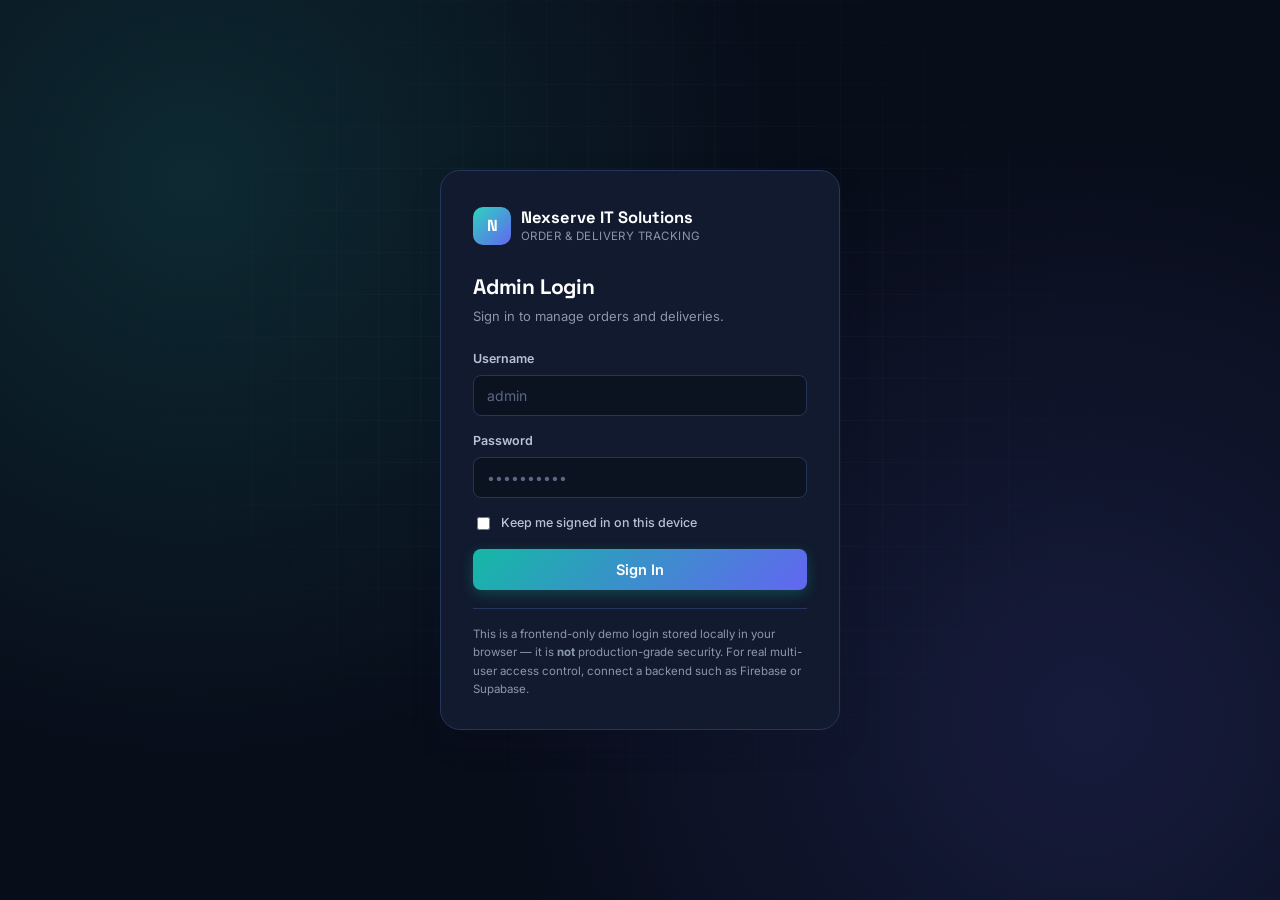
<file: index.html>
<!DOCTYPE html>
<html lang="en">
<head>
<meta charset="UTF-8">
<meta name="viewport" content="width=device-width, initial-scale=1.0">
<title>Admin Dashboard — Nexserve IT Solutions</title>
<meta name="robots" content="noindex">
<link rel="stylesheet" href="style.css">
</head>
<body>

<!-- ===================== LOGIN SCREEN ===================== -->
<div class="login-screen" id="loginScreen">
  <div class="login-card">
    <div class="login-brand">
      <div class="brand-mark">N</div>
      <div>
        <div class="login-brand-name">Nexserve IT Solutions</div>
        <div class="login-brand-sub">Order &amp; Delivery Tracking</div>
      </div>
    </div>
    <h1>Admin Login</h1>
    <p class="login-sub">Sign in to manage orders and deliveries.</p>
    <div class="login-error hidden" id="loginError"></div>
    <form id="loginForm">
      <div class="field">
        <label for="loginUser">Username</label>
        <input type="text" id="loginUser" autocomplete="username" required placeholder="admin">
      </div>
      <div class="field">
        <label for="loginPass">Password</label>
        <input type="password" id="loginPass" autocomplete="current-password" required placeholder="••••••••••">
      </div>
      <div class="field" style="display:flex;align-items:center;gap:8px;">
        <input type="checkbox" id="loginRemember" style="width:auto;">
        <label for="loginRemember" style="margin:0;font-weight:500;color:#B8C2D6;">Keep me signed in on this device</label>
      </div>
      <button type="submit" class="btn-primary">Sign In</button>
    </form>
    <div class="login-hint">
      This is a frontend-only demo login stored locally in your browser — it is <strong>not</strong> production-grade security. For real multi-user access control, connect a backend such as Firebase or Supabase.
    </div>
  </div>
</div>

<!-- ===================== APP SHELL ===================== -->
<div class="app-shell hidden" id="appShell">
  <div class="sidebar-backdrop" id="sidebarBackdrop" onclick="toggleSidebar()"></div>

  <aside class="sidebar" id="sidebar">
    <div class="sidebar-brand">
      <div class="brand-mark">N</div>
      <div>
        <div class="brand-name">Nexserve IT Solutions</div>
        <div class="brand-tag">Admin Panel</div>
      </div>
    </div>
    <nav class="sidebar-nav">
      <button class="nav-item" data-view="dashboard" onclick="navigate('dashboard')">
        <svg viewBox="0 0 24 24" fill="none" stroke="currentColor" stroke-width="2"><rect x="3" y="3" width="7" height="9" rx="1.5"/><rect x="14" y="3" width="7" height="5" rx="1.5"/><rect x="14" y="12" width="7" height="9" rx="1.5"/><rect x="3" y="16" width="7" height="5" rx="1.5"/></svg>
        Dashboard
      </button>
      <button class="nav-item" data-view="orders" onclick="navigate('orders')">
        <svg viewBox="0 0 24 24" fill="none" stroke="currentColor" stroke-width="2"><path d="M3 7.5 12 3l9 4.5M3 7.5v9L12 21l9-4.5v-9M12 12v9"/></svg>
        Orders
      </button>
      <button class="nav-item" data-view="orders" onclick="navigate('orders'); setTimeout(()=>openOrderModal(),50)">
        <svg viewBox="0 0 24 24" fill="none" stroke="currentColor" stroke-width="2"><path d="M12 5v14M5 12h14"/></svg>
        Create Order
      </button>
      <button class="nav-item" data-view="tracking" onclick="navigate('tracking')">
        <svg viewBox="0 0 24 24" fill="none" stroke="currentColor" stroke-width="2"><circle cx="11" cy="11" r="8"/><path d="m21 21-4.3-4.3"/></svg>
        Tracking
      </button>
      <button class="nav-item" data-view="customers" onclick="navigate('customers')">
        <svg viewBox="0 0 24 24" fill="none" stroke="currentColor" stroke-width="2"><circle cx="9" cy="8" r="3.5"/><path d="M2.5 20a6.5 6.5 0 0 1 13 0"/><circle cx="18" cy="9" r="2.7"/><path d="M15.5 20a5 5 0 0 1 6.9-4.6"/></svg>
        Customers
      </button>
      <button class="nav-item" data-view="reports" onclick="navigate('reports')">
        <svg viewBox="0 0 24 24" fill="none" stroke="currentColor" stroke-width="2"><path d="M3 3v18h18"/><path d="M7 15v3M12 10v8M17 6v12"/></svg>
        Reports
      </button>
      <button class="nav-item" data-view="backup" onclick="navigate('backup')">
        <svg viewBox="0 0 24 24" fill="none" stroke="currentColor" stroke-width="2"><path d="M12 3v12m0 0 4-4m-4 4-4-4"/><path d="M4 15v4a2 2 0 0 0 2 2h12a2 2 0 0 0 2-2v-4"/></svg>
        Backup &amp; Restore
      </button>
      <button class="nav-item" data-view="settings" onclick="navigate('settings')">
        <svg viewBox="0 0 24 24" fill="none" stroke="currentColor" stroke-width="2"><circle cx="12" cy="12" r="3"/><path d="M19.4 15a1.7 1.7 0 0 0 .34 1.87l.06.06a2 2 0 1 1-2.83 2.83l-.06-.06a1.7 1.7 0 0 0-1.87-.34 1.7 1.7 0 0 0-1 1.55V21a2 2 0 0 1-4 0v-.09A1.7 1.7 0 0 0 9 19.4a1.7 1.7 0 0 0-1.87.34l-.06.06a2 2 0 1 1-2.83-2.83l.06-.06A1.7 1.7 0 0 0 4.6 15a1.7 1.7 0 0 0-1.55-1H3a2 2 0 0 1 0-4h.09A1.7 1.7 0 0 0 4.6 9a1.7 1.7 0 0 0-.34-1.87l-.06-.06a2 2 0 1 1 2.83-2.83l.06.06A1.7 1.7 0 0 0 9 4.6a1.7 1.7 0 0 0 1-1.55V3a2 2 0 0 1 4 0v.09a1.7 1.7 0 0 0 1 1.55 1.7 1.7 0 0 0 1.87-.34l.06-.06a2 2 0 1 1 2.83 2.83l-.06.06A1.7 1.7 0 0 0 19.4 9a1.7 1.7 0 0 0 1.55 1H21a2 2 0 0 1 0 4h-.09a1.7 1.7 0 0 0-1.51 1Z"/></svg>
        Settings
      </button>
    </nav>
    <div class="sidebar-footer">
      <button class="btn btn-block" style="background:var(--navy-800);color:#fff;border-color:var(--navy-600);" onclick="handleLogoutClick()">
        <svg viewBox="0 0 24 24" fill="none" stroke="currentColor" stroke-width="2" style="width:15px;height:15px;"><path d="M9 21H5a2 2 0 0 1-2-2V5a2 2 0 0 1 2-2h4"/><path d="M16 17l5-5-5-5"/><path d="M21 12H9"/></svg>
        Logout
      </button>
    </div>
  </aside>

  <div class="main">
    <header class="topbar">
      <div class="topbar-left">
        <button class="hamburger" onclick="toggleSidebar()">
          <svg viewBox="0 0 24 24" fill="none" stroke="currentColor" stroke-width="2" width="22" height="22"><path d="M3 6h18M3 12h18M3 18h18"/></svg>
        </button>
        <div>
          <h2 id="topbarTitle">Dashboard</h2>
          <div class="topbar-sub" id="topbarSub">Here's what's happening with your orders today.</div>
        </div>
      </div>
      <div class="topbar-right">
        <div class="admin-chip">
          <div class="admin-avatar">A</div>
          <span class="admin-name-text" style="font-size:12.5px;font-weight:600;">Admin</span>
        </div>
      </div>
    </header>
    <main class="content" id="content"></main>
  </div>
</div>

<!-- Modal root -->
<div class="hidden" id="modalRoot"></div>
<!-- Toasts -->
<div class="toast-stack" id="toastStack"></div>

<script src="github-config.js"></script>
<script src="storage.js"></script>
<script src="github-sync.js"></script>
<script src="app.js"></script>
<script src="orders-ui.js"></script>
<script>
  function handleLogoutClick(){
    if(confirm('Are you sure you want to log out?')) logout();
  }
  setupLoginForm();
  renderAuthGate();
</script>
</body>
</html>
</file>
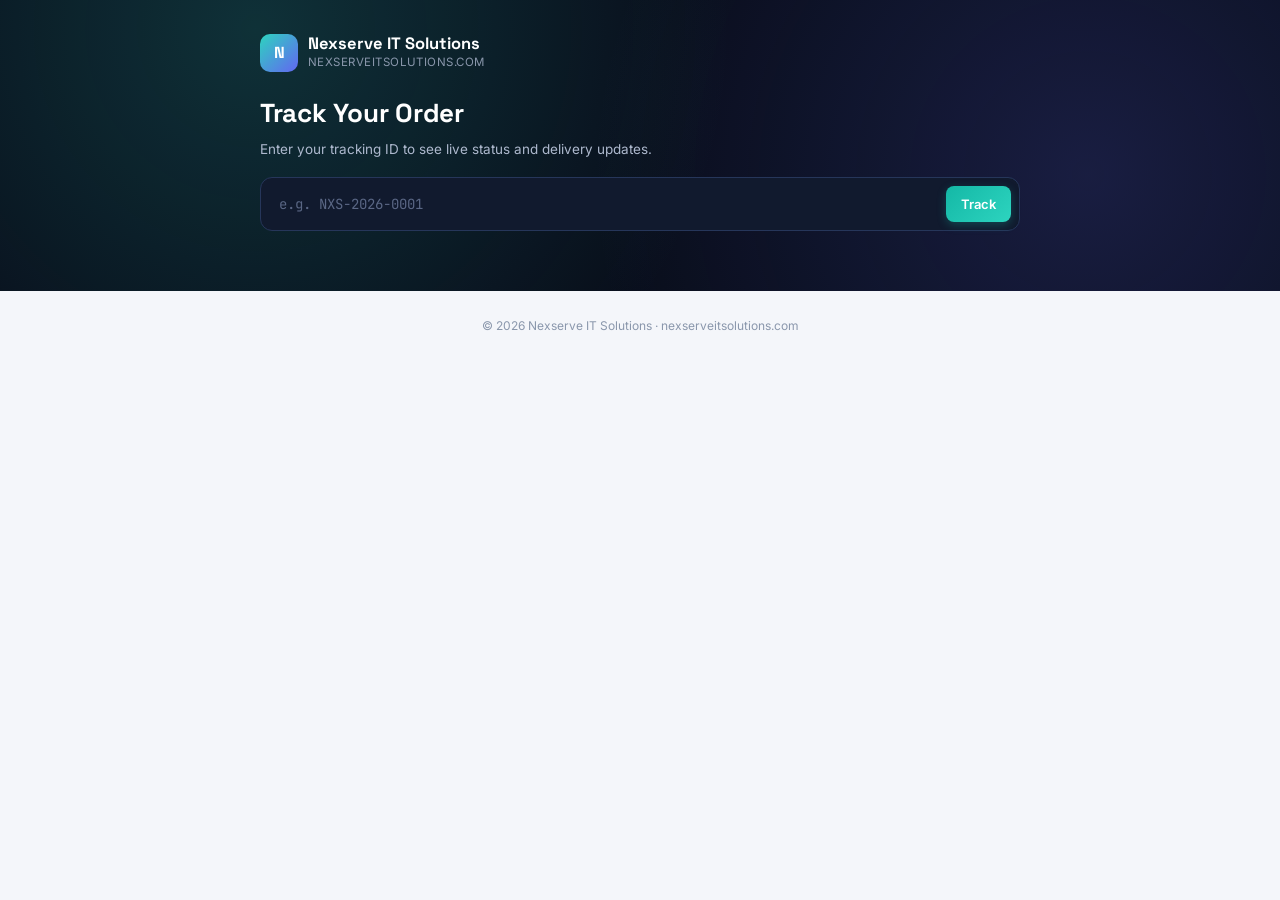
<file: tracking.html>
<!DOCTYPE html>
<html lang="en">
<head>
<meta charset="UTF-8">
<meta name="viewport" content="width=device-width, initial-scale=1.0">
<title>Track Your Order — Nexserve IT Solutions</title>
<link rel="stylesheet" href="style.css">
</head>
<body class="track-page">

<div class="track-hero">
  <div class="track-hero-inner">
    <div class="track-brand">
      <div class="brand-mark">N</div>
      <div>
        <div class="login-brand-name">Nexserve IT Solutions</div>
        <div class="login-brand-sub" id="companyWebsite">nexserveitsolutions.com</div>
      </div>
    </div>
    <h1 style="font-size:26px;">Track Your Order</h1>
    <p style="color:#AEB9CE;margin-top:6px;font-size:13.5px;">Enter your tracking ID to see live status and delivery updates.</p>
    <div class="track-search" style="margin-top:18px;">
      <input type="text" id="trackInput" placeholder="e.g. NXS-2026-0001" class="mono">
      <button class="btn btn-accent" onclick="doTrack()">Track</button>
    </div>
  </div>
</div>

<div class="track-wrap" id="trackResult"></div>

<div class="track-footer" id="trackFooter">
  &copy; <span id="footYear"></span> Nexserve IT Solutions · nexserveitsolutions.com
</div>

<script src="github-config.js"></script>
<script src="storage.js"></script>
<script src="tracking.js"></script>
</body>
</html>
</file>
<file: style.css>
/* ==========================================================================
   NEXSERVE IT SOLUTIONS — Design System
   Tokens: deep navy shell, teal/indigo accent, mono for IDs & timestamps
   ========================================================================== */

@import url('https://fonts.googleapis.com/css2?family=Space+Grotesk:wght@500;600;700&family=Inter:wght@400;500;600;700&family=JetBrains+Mono:wght@400;500;600&display=swap');

:root{
  /* Core palette */
  --navy-950:#080D1A;
  --navy-900:#0B1220;
  --navy-800:#111A2E;
  --navy-700:#1A2740;
  --navy-600:#26365A;
  --navy-500:#3A4C74;

  --teal-500:#14B8A6;
  --teal-400:#2DD4BF;
  --teal-glow:rgba(45,212,191,0.35);

  --indigo-500:#6366F1;
  --indigo-400:#818CF8;

  --amber-500:#F59E0B;
  --amber-100:#FEF3C7;
  --red-500:#EF4444;
  --red-100:#FEE2E2;
  --green-500:#22C55E;
  --green-100:#DCFCE7;
  --blue-100:#DBEAFE;
  --blue-600:#2563EB;

  --bg:#F4F6FA;
  --surface:#FFFFFF;
  --surface-2:#FAFBFD;
  --border:#E3E8F0;
  --text:#101828;
  --text-dim:#5D6B82;
  --text-faint:#8A97AC;

  --font-display:'Space Grotesk', sans-serif;
  --font-body:'Inter', sans-serif;
  --font-mono:'JetBrains Mono', monospace;

  --radius-sm:8px;
  --radius:14px;
  --radius-lg:20px;

  --shadow-sm:0 1px 2px rgba(16,24,40,0.06);
  --shadow-md:0 4px 16px rgba(16,24,40,0.08);
  --shadow-lg:0 12px 32px rgba(16,24,40,0.14);

  --sidebar-w:250px;
}

*,*::before,*::after{box-sizing:border-box;}
html,body{margin:0;padding:0;}
body{
  font-family:var(--font-body);
  background:var(--bg);
  color:var(--text);
  -webkit-font-smoothing:antialiased;
  font-size:14px;
  line-height:1.5;
}
h1,h2,h3,h4{font-family:var(--font-display);margin:0;letter-spacing:-0.01em;}
p{margin:0;}
a{color:inherit;text-decoration:none;}
button{font-family:var(--font-body);cursor:pointer;}
input,select,textarea{font-family:var(--font-body);}
::selection{background:var(--teal-glow);}
.mono{font-family:var(--font-mono);}
.hidden{display:none !important;}
.scr-lock{overflow:hidden;}

/* ---- Scrollbars ---- */
::-webkit-scrollbar{width:8px;height:8px;}
::-webkit-scrollbar-thumb{background:#C9D2E0;border-radius:8px;}
::-webkit-scrollbar-track{background:transparent;}

/* ==========================================================================
   LOGIN SCREEN
   ========================================================================== */
.login-screen{
  min-height:100vh;
  display:flex;
  align-items:center;
  justify-content:center;
  background:
    radial-gradient(circle at 15% 20%, rgba(45,212,191,0.14), transparent 45%),
    radial-gradient(circle at 85% 80%, rgba(99,102,241,0.16), transparent 45%),
    var(--navy-950);
  padding:20px;
  position:relative;
  overflow:hidden;
}
.login-screen::before{
  content:"";
  position:absolute;inset:0;
  background-image:
    linear-gradient(rgba(255,255,255,0.035) 1px, transparent 1px),
    linear-gradient(90deg, rgba(255,255,255,0.035) 1px, transparent 1px);
  background-size:42px 42px;
  mask-image:radial-gradient(circle at 50% 40%, black, transparent 70%);
}
.login-card{
  position:relative;
  width:100%;max-width:400px;
  background:var(--navy-800);
  border:1px solid var(--navy-600);
  border-radius:var(--radius-lg);
  padding:36px 32px 30px;
  box-shadow:var(--shadow-lg);
}
.login-brand{display:flex;align-items:center;gap:10px;margin-bottom:26px;}
.brand-mark{
  width:38px;height:38px;border-radius:10px;
  background:linear-gradient(135deg, var(--teal-400), var(--indigo-500));
  display:flex;align-items:center;justify-content:center;
  font-family:var(--font-display);font-weight:700;color:#fff;font-size:16px;
  flex-shrink:0;
}
.login-brand-name{font-family:var(--font-display);font-weight:700;color:#fff;font-size:16.5px;line-height:1.2;}
.login-brand-sub{color:var(--text-faint);font-size:11.5px;letter-spacing:0.04em;text-transform:uppercase;}
.login-card h1{color:#fff;font-size:21px;margin-bottom:4px;}
.login-card .login-sub{color:var(--text-faint);font-size:13px;margin-bottom:24px;}
.field{margin-bottom:16px;}
.field label{display:block;font-size:12.5px;font-weight:600;color:#B8C2D6;margin-bottom:6px;}
.field input,.field select,.field textarea{
  width:100%;
  background:var(--navy-900);
  border:1px solid var(--navy-600);
  color:#fff;
  border-radius:var(--radius-sm);
  padding:11px 13px;
  font-size:14px;
  transition:border-color .15s, box-shadow .15s;
}
.field input:focus,.field select:focus,.field textarea:focus{
  outline:none;border-color:var(--teal-400);box-shadow:0 0 0 3px var(--teal-glow);
}
.field input::placeholder{color:#5A6785;}
.login-error{
  background:rgba(239,68,68,0.12);border:1px solid rgba(239,68,68,0.35);
  color:#FCA5A5;font-size:12.5px;padding:9px 12px;border-radius:8px;margin-bottom:14px;
  display:flex;gap:7px;align-items:center;
}
.btn-primary{
  width:100%;
  background:linear-gradient(135deg, var(--teal-500), var(--indigo-500));
  color:#fff;border:none;border-radius:var(--radius-sm);
  padding:12px;font-weight:600;font-size:14.5px;
  transition:transform .12s, box-shadow .12s, opacity .12s;
  box-shadow:0 4px 14px rgba(20,184,166,0.28);
}
.btn-primary:hover{transform:translateY(-1px);box-shadow:0 6px 18px rgba(20,184,166,0.36);}
.btn-primary:active{transform:translateY(0);}
.login-hint{
  margin-top:18px;padding-top:16px;border-top:1px solid var(--navy-600);
  color:var(--text-faint);font-size:11.5px;line-height:1.6;
}
.login-hint code{background:var(--navy-900);padding:1px 6px;border-radius:4px;color:var(--teal-400);font-family:var(--font-mono);}

/* ==========================================================================
   APP SHELL
   ========================================================================== */
.app-shell{display:flex;min-height:100vh;}

.sidebar{
  width:var(--sidebar-w);flex-shrink:0;
  background:var(--navy-900);
  color:#fff;
  display:flex;flex-direction:column;
  position:fixed;top:0;left:0;bottom:0;
  z-index:200;
  transition:transform .25s ease;
}
.sidebar-brand{
  display:flex;align-items:center;gap:10px;
  padding:20px 20px 18px;
  border-bottom:1px solid var(--navy-700);
}
.sidebar-brand .brand-name{font-family:var(--font-display);font-weight:700;font-size:15px;line-height:1.25;}
.sidebar-brand .brand-tag{color:var(--text-faint);font-size:10.5px;letter-spacing:0.05em;text-transform:uppercase;}
.sidebar-nav{flex:1;padding:14px 12px;overflow-y:auto;}
.nav-item{
  display:flex;align-items:center;gap:11px;
  padding:10px 12px;border-radius:9px;
  color:#AEB9CE;font-size:13.5px;font-weight:500;
  margin-bottom:2px;transition:background .15s,color .15s;
  border:none;background:none;width:100%;text-align:left;
}
.nav-item svg{flex-shrink:0;width:17px;height:17px;opacity:.85;}
.nav-item:hover{background:var(--navy-800);color:#fff;}
.nav-item.active{background:linear-gradient(90deg, rgba(20,184,166,0.18), rgba(99,102,241,0.08));color:#fff;box-shadow:inset 3px 0 0 var(--teal-400);}
.sidebar-footer{padding:14px 12px 18px;border-top:1px solid var(--navy-700);}

.main{
  flex:1;margin-left:var(--sidebar-w);
  min-width:0;
  display:flex;flex-direction:column;
  min-height:100vh;
}
.topbar{
  height:64px;flex-shrink:0;
  background:var(--surface);
  border-bottom:1px solid var(--border);
  display:flex;align-items:center;justify-content:space-between;
  padding:0 24px;position:sticky;top:0;z-index:100;
}
.topbar-left{display:flex;align-items:center;gap:14px;}
.hamburger{display:none;background:none;border:none;padding:6px;color:var(--text);}
.topbar h2{font-size:18px;}
.topbar-sub{color:var(--text-faint);font-size:12px;}
.topbar-right{display:flex;align-items:center;gap:12px;}
.icon-btn{
  width:36px;height:36px;border-radius:9px;border:1px solid var(--border);
  background:var(--surface);display:flex;align-items:center;justify-content:center;color:var(--text-dim);
}
.icon-btn:hover{background:var(--surface-2);}
.admin-chip{display:flex;align-items:center;gap:9px;padding:5px 12px 5px 5px;border-radius:20px;background:var(--surface-2);border:1px solid var(--border);}
.admin-avatar{width:28px;height:28px;border-radius:50%;background:linear-gradient(135deg,var(--teal-400),var(--indigo-500));display:flex;align-items:center;justify-content:center;color:#fff;font-weight:700;font-size:12px;}
.content{padding:24px;flex:1;}

.sidebar-backdrop{display:none;position:fixed;inset:0;background:rgba(8,13,26,0.55);z-index:150;}

/* ==========================================================================
   BUTTONS / MISC CONTROLS
   ========================================================================== */
.btn{
  display:inline-flex;align-items:center;justify-content:center;gap:7px;
  border-radius:var(--radius-sm);border:1px solid var(--border);
  background:var(--surface);color:var(--text);
  font-size:13px;font-weight:600;padding:9px 15px;
  transition:all .13s;white-space:nowrap;
}
.btn:hover{background:var(--surface-2);border-color:#C9D2E0;}
.btn svg{width:15px;height:15px;}
.btn-accent{background:linear-gradient(135deg,var(--teal-500),var(--teal-400));border:none;color:#fff;box-shadow:0 3px 10px rgba(20,184,166,0.28);}
.btn-accent:hover{box-shadow:0 5px 14px rgba(20,184,166,0.36);filter:brightness(1.03);}
.btn-indigo{background:var(--indigo-500);border:none;color:#fff;}
.btn-indigo:hover{background:#5457e0;}
.btn-danger{background:var(--surface);color:var(--red-500);border-color:#F3D0D0;}
.btn-danger:hover{background:var(--red-100);}
.btn-whatsapp{background:#25D366;border:none;color:#fff;}
.btn-whatsapp:hover{background:#20bd5a;}
.btn-sm{padding:6px 11px;font-size:12px;}
.btn-lg{padding:12px 22px;font-size:14.5px;}
.btn-block{width:100%;}
.btn-ghost{background:transparent;border:1px solid var(--border);}
.btn:disabled{opacity:.5;cursor:not-allowed;}

/* ==========================================================================
   DASHBOARD CARDS
   ========================================================================== */
.stat-grid{display:grid;grid-template-columns:repeat(auto-fill,minmax(190px,1fr));gap:14px;margin-bottom:24px;}
.stat-card{
  background:var(--surface);border:1px solid var(--border);border-radius:var(--radius);
  padding:17px 18px;position:relative;overflow:hidden;
}
.stat-card::after{content:"";position:absolute;top:0;left:0;width:3px;height:100%;background:var(--card-accent,var(--teal-400));}
.stat-icon{width:34px;height:34px;border-radius:9px;display:flex;align-items:center;justify-content:center;margin-bottom:12px;background:var(--card-accent-bg,rgba(45,212,191,0.12));color:var(--card-accent,var(--teal-500));}
.stat-icon svg{width:18px;height:18px;}
.stat-value{font-family:var(--font-display);font-size:26px;font-weight:700;line-height:1;}
.stat-label{color:var(--text-dim);font-size:12.5px;margin-top:6px;font-weight:500;}

.panel{background:var(--surface);border:1px solid var(--border);border-radius:var(--radius);overflow:hidden;}
.panel + .panel{margin-top:18px;}
.panel-head{display:flex;align-items:center;justify-content:space-between;padding:16px 20px;border-bottom:1px solid var(--border);}
.panel-head h3{font-size:15px;}
.panel-body{padding:18px 20px;}
.dash-grid{display:grid;grid-template-columns:1.5fr 1fr;gap:18px;align-items:start;}

.mini-row{display:flex;align-items:center;justify-content:space-between;padding:10px 0;border-bottom:1px solid var(--surface-2);}
.mini-row:last-child{border-bottom:none;}
.mini-row-main{display:flex;flex-direction:column;gap:2px;}
.mini-row-name{font-weight:600;font-size:13px;}
.mini-row-sub{color:var(--text-faint);font-size:11.5px;}
.empty-state{text-align:center;padding:34px 14px;color:var(--text-faint);}
.empty-state svg{width:40px;height:40px;margin-bottom:10px;opacity:.5;}
.empty-state p{font-size:13px;}

/* ==========================================================================
   BADGES
   ========================================================================== */
.badge{display:inline-flex;align-items:center;gap:5px;padding:4px 10px;border-radius:20px;font-size:11.5px;font-weight:600;white-space:nowrap;}
.badge::before{content:"";width:6px;height:6px;border-radius:50%;background:currentColor;}
.badge-received{background:#EEF2FF;color:#4F46E5;}
.badge-confirmed{background:#EEF2FF;color:#4F46E5;}
.badge-payment{background:#EDE9FE;color:#7C3AED;}
.badge-processing{background:var(--blue-100);color:var(--blue-600);}
.badge-testing{background:var(--blue-100);color:var(--blue-600);}
.badge-packing{background:var(--amber-100);color:#B45309;}
.badge-ready{background:var(--amber-100);color:#B45309;}
.badge-dispatched{background:#E0F2FE;color:#0369A1;}
.badge-transit{background:#E0F2FE;color:#0369A1;}
.badge-out{background:#FEF3C7;color:#92400E;}
.badge-delivered{background:var(--green-100);color:#15803D;}
.badge-cancelled{background:var(--red-100);color:#B91C1C;}
.badge-paid{background:var(--green-100);color:#15803D;}
.badge-unpaid{background:var(--red-100);color:#B91C1C;}
.badge-partial{background:var(--amber-100);color:#B45309;}
.badge-demo{background:#F1F0FF;color:#6D28D9;}

/* ==========================================================================
   TABLE
   ========================================================================== */
.table-wrap{overflow-x:auto;}
table.data-table{width:100%;border-collapse:collapse;min-width:820px;}
.data-table th{
  text-align:left;font-size:11.5px;text-transform:uppercase;letter-spacing:.04em;
  color:var(--text-faint);padding:11px 14px;border-bottom:1px solid var(--border);font-weight:600;
  background:var(--surface-2);
}
.data-table td{padding:13px 14px;border-bottom:1px solid var(--surface-2);font-size:13px;vertical-align:middle;}
.data-table tr:last-child td{border-bottom:none;}
.data-table tbody tr{cursor:pointer;transition:background .12s;}
.data-table tbody tr:hover{background:var(--surface-2);}
.cell-track{font-family:var(--font-mono);font-weight:600;font-size:12.5px;color:var(--indigo-500);}
.cell-name{font-weight:600;}
.cell-sub{color:var(--text-faint);font-size:11.5px;}
.row-actions{display:flex;gap:6px;}
.row-actions button{width:30px;height:30px;border-radius:7px;border:1px solid var(--border);background:var(--surface);display:flex;align-items:center;justify-content:center;color:var(--text-dim);}
.row-actions button:hover{background:var(--surface-2);}
.row-actions svg{width:14px;height:14px;}

/* Toolbar / search / filters */
.toolbar{display:flex;gap:10px;flex-wrap:wrap;align-items:center;margin-bottom:16px;justify-content:space-between;}
.toolbar-left{display:flex;gap:10px;flex-wrap:wrap;flex:1;}
.search-box{position:relative;flex:1;min-width:220px;max-width:340px;}
.search-box svg{position:absolute;left:12px;top:50%;transform:translateY(-50%);width:15px;height:15px;color:var(--text-faint);}
.search-box input{width:100%;padding:9px 12px 9px 34px;border:1px solid var(--border);border-radius:var(--radius-sm);font-size:13px;background:var(--surface);}
.search-box input:focus{outline:none;border-color:var(--teal-400);box-shadow:0 0 0 3px var(--teal-glow);}
.filter-select{padding:9px 12px;border:1px solid var(--border);border-radius:var(--radius-sm);background:var(--surface);font-size:13px;color:var(--text);}
.chip-filters{display:flex;gap:6px;flex-wrap:wrap;}
.chip-filter{padding:7px 13px;border-radius:20px;border:1px solid var(--border);background:var(--surface);font-size:12.5px;font-weight:600;color:var(--text-dim);}
.chip-filter.active{background:var(--navy-900);color:#fff;border-color:var(--navy-900);}

/* ==========================================================================
   MODALS
   ========================================================================== */
.modal-overlay{
  position:fixed;inset:0;background:rgba(8,13,26,0.5);
  display:flex;align-items:flex-start;justify-content:center;
  padding:40px 16px;z-index:400;overflow-y:auto;
  backdrop-filter:blur(2px);
}
.modal{
  background:var(--surface);border-radius:var(--radius-lg);
  width:100%;max-width:640px;box-shadow:var(--shadow-lg);
  animation:modalIn .18s ease;
}
.modal.modal-lg{max-width:860px;}
@keyframes modalIn{from{opacity:0;transform:translateY(8px) scale(.98);}to{opacity:1;transform:none;}}
.modal-head{display:flex;align-items:center;justify-content:space-between;padding:18px 22px;border-bottom:1px solid var(--border);position:sticky;top:0;background:var(--surface);border-radius:var(--radius-lg) var(--radius-lg) 0 0;z-index:2;}
.modal-head h3{font-size:16.5px;}
.modal-close{width:32px;height:32px;border-radius:8px;border:none;background:var(--surface-2);display:flex;align-items:center;justify-content:center;color:var(--text-dim);}
.modal-close:hover{background:var(--border);}
.modal-body{padding:22px;}
.modal-foot{padding:16px 22px;border-top:1px solid var(--border);display:flex;justify-content:flex-end;gap:10px;position:sticky;bottom:0;background:var(--surface);border-radius:0 0 var(--radius-lg) var(--radius-lg);}

.form-grid{display:grid;grid-template-columns:1fr 1fr;gap:14px;}
.form-grid .span-2{grid-column:1/-1;}
.form-section-title{font-size:12px;font-weight:700;text-transform:uppercase;letter-spacing:.05em;color:var(--text-faint);margin:22px 0 12px;}
.form-section-title:first-child{margin-top:0;}
.field small.field-error{color:var(--red-500);font-size:11.5px;display:none;margin-top:4px;}
.field.error input,.field.error select{border-color:var(--red-500) !important;}
.field.error small.field-error{display:block;}

.file-drop{
  border:1.5px dashed var(--border);border-radius:var(--radius-sm);
  padding:20px;text-align:center;cursor:pointer;background:var(--surface-2);
}
.file-drop:hover{border-color:var(--teal-400);}
.file-drop svg{width:26px;height:26px;color:var(--text-faint);margin-bottom:6px;}
.file-preview{display:flex;align-items:center;gap:10px;padding:10px 12px;border:1px solid var(--border);border-radius:var(--radius-sm);margin-top:8px;}
.file-preview-icon{width:34px;height:34px;border-radius:8px;background:var(--blue-100);color:var(--blue-600);display:flex;align-items:center;justify-content:center;flex-shrink:0;}
.file-preview-name{font-size:12.5px;font-weight:600;flex:1;overflow:hidden;text-overflow:ellipsis;white-space:nowrap;}
.storage-warn{background:var(--amber-100);color:#92400E;font-size:11.5px;padding:8px 11px;border-radius:8px;margin-top:8px;display:flex;gap:6px;}

/* ==========================================================================
   ORDER DETAIL
   ========================================================================== */
.detail-tabs{display:flex;gap:4px;border-bottom:1px solid var(--border);margin-bottom:18px;flex-wrap:wrap;}
.detail-tab{padding:10px 14px;font-size:13px;font-weight:600;color:var(--text-faint);border-bottom:2px solid transparent;background:none;border-radius:0;}
.detail-tab.active{color:var(--text);border-color:var(--teal-500);}
.detail-grid{display:grid;grid-template-columns:1fr 1fr;gap:10px 20px;}
.kv{padding:8px 0;border-bottom:1px solid var(--surface-2);}
.kv-label{font-size:11px;text-transform:uppercase;letter-spacing:.04em;color:var(--text-faint);margin-bottom:3px;}
.kv-value{font-size:13.5px;font-weight:600;}
.detail-actions{display:flex;flex-wrap:wrap;gap:8px;margin-top:16px;padding-top:16px;border-top:1px solid var(--border);}

/* ---- Circuit-trace timeline (signature element) ---- */
.trace-timeline{position:relative;padding-left:30px;}
.trace-timeline::before{
  content:"";position:absolute;left:9px;top:6px;bottom:6px;width:2px;
  background:repeating-linear-gradient(180deg, var(--border) 0 6px, transparent 6px 10px);
}
.trace-step{position:relative;padding-bottom:22px;}
.trace-step:last-child{padding-bottom:0;}
.trace-node{
  position:absolute;left:-30px;top:1px;width:20px;height:20px;
  border-radius:5px;background:var(--surface);border:2px solid var(--border);
  display:flex;align-items:center;justify-content:center;
}
.trace-step.done .trace-node{border-color:var(--teal-500);background:var(--teal-500);}
.trace-step.done .trace-node svg{width:11px;height:11px;stroke:#fff;}
.trace-step.current .trace-node{border-color:var(--indigo-500);background:var(--navy-900);box-shadow:0 0 0 4px var(--teal-glow);animation:pulseNode 1.8s infinite;}
.trace-step.current .trace-node .dot{width:7px;height:7px;border-radius:2px;background:var(--teal-400);}
@keyframes pulseNode{0%,100%{box-shadow:0 0 0 4px var(--teal-glow);}50%{box-shadow:0 0 0 8px rgba(45,212,191,0.12);}}
.trace-title{font-weight:700;font-size:13.5px;}
.trace-step:not(.done):not(.current) .trace-title{color:var(--text-faint);font-weight:600;}
.trace-time{font-family:var(--font-mono);font-size:11px;color:var(--text-faint);margin-top:1px;}
.trace-note{font-size:12.5px;color:var(--text-dim);margin-top:4px;background:var(--surface-2);padding:7px 10px;border-radius:7px;display:inline-block;}

/* ==========================================================================
   TOASTS
   ========================================================================== */
.toast-stack{position:fixed;bottom:20px;right:20px;z-index:600;display:flex;flex-direction:column;gap:10px;max-width:340px;}
.toast{
  background:var(--navy-900);color:#fff;padding:12px 15px;border-radius:10px;
  display:flex;align-items:flex-start;gap:10px;box-shadow:var(--shadow-lg);
  animation:toastIn .2s ease;font-size:13px;
}
@keyframes toastIn{from{opacity:0;transform:translateX(20px);}to{opacity:1;transform:none;}}
.toast svg{width:17px;height:17px;flex-shrink:0;margin-top:1px;}
.toast.success svg{color:var(--teal-400);}
.toast.error svg{color:#F87171;}
.toast.info svg{color:var(--indigo-400);}

/* ==========================================================================
   REPORTS
   ========================================================================== */
.report-grid{display:grid;grid-template-columns:repeat(auto-fill,minmax(210px,1fr));gap:14px;}
.bar-row{display:flex;align-items:center;gap:10px;margin-bottom:10px;}
.bar-label{width:120px;font-size:12.5px;color:var(--text-dim);flex-shrink:0;}
.bar-track{flex:1;height:10px;background:var(--surface-2);border-radius:6px;overflow:hidden;}
.bar-fill{height:100%;background:linear-gradient(90deg,var(--teal-500),var(--indigo-500));border-radius:6px;}
.bar-val{width:34px;text-align:right;font-size:12px;font-weight:700;color:var(--text-dim);}

/* ==========================================================================
   RESPONSIVE
   ========================================================================== */
@media (max-width: 980px){
  .dash-grid{grid-template-columns:1fr;}
  .form-grid{grid-template-columns:1fr;}
  .detail-grid{grid-template-columns:1fr;}
}
@media (max-width: 880px){
  .sidebar{transform:translateX(-100%);}
  .sidebar.open{transform:translateX(0);}
  .main{margin-left:0;}
  .hamburger{display:flex;}
  .sidebar-backdrop.show{display:block;}
  .topbar{padding:0 16px;}
  .content{padding:16px;}
  .admin-chip span.admin-name-text{display:none;}
}
@media (max-width: 560px){
  .stat-grid{grid-template-columns:repeat(2,1fr);}
  .modal-body{padding:16px;}
  .modal-head,.modal-foot{padding:14px 16px;}
  .toolbar{flex-direction:column;align-items:stretch;}
  .toast-stack{left:12px;right:12px;max-width:none;}
}

/* ==========================================================================
   TRACKING PAGE (public)
   ========================================================================== */
.track-page{min-height:100vh;background:var(--bg);}
.track-hero{
  background:
    radial-gradient(circle at 20% 10%, rgba(45,212,191,0.18), transparent 45%),
    radial-gradient(circle at 85% 60%, rgba(99,102,241,0.18), transparent 45%),
    var(--navy-950);
  padding:34px 20px 60px;color:#fff;
}
.track-hero-inner{max-width:760px;margin:0 auto;}
.track-brand{display:flex;align-items:center;gap:10px;margin-bottom:22px;}
.track-search{display:flex;gap:8px;background:var(--navy-800);border:1px solid var(--navy-600);padding:8px;border-radius:12px;}
.track-search input{flex:1;background:transparent;border:none;color:#fff;padding:9px 10px;font-family:var(--font-mono);font-size:14px;}
.track-search input:focus{outline:none;}
.track-search input::placeholder{color:#5A6785;}
.track-wrap{max-width:760px;margin:-38px auto 40px;padding:0 20px;}
.track-status-card{background:var(--surface);border-radius:var(--radius-lg);box-shadow:var(--shadow-lg);padding:26px 24px;border:1px solid var(--border);}
.track-id-row{display:flex;justify-content:space-between;align-items:flex-start;flex-wrap:wrap;gap:12px;margin-bottom:18px;}
.track-status-badge{font-size:22px;font-family:var(--font-display);font-weight:700;}
.track-progress{height:8px;border-radius:5px;background:var(--surface-2);overflow:hidden;margin:14px 0 6px;}
.track-progress-fill{height:100%;background:linear-gradient(90deg,var(--teal-500),var(--indigo-500));border-radius:5px;transition:width .4s ease;}
.track-meta-grid{display:grid;grid-template-columns:repeat(auto-fit,minmax(150px,1fr));gap:14px;margin-top:18px;}
.track-meta-item{background:var(--surface-2);border-radius:10px;padding:12px 14px;}
.track-meta-item .kv-label{margin-bottom:4px;}
.track-support-row{display:flex;gap:10px;margin-top:18px;flex-wrap:wrap;}
.track-not-found{text-align:center;padding:50px 20px;color:var(--text-faint);}
.track-not-found svg{width:48px;height:48px;margin-bottom:12px;opacity:.5;}
.track-footer{text-align:center;padding:24px;color:var(--text-faint);font-size:12px;}
@media (max-width:560px){
  .track-hero{padding:26px 16px 50px;}
  .track-status-badge{font-size:18px;}
}
</file>
